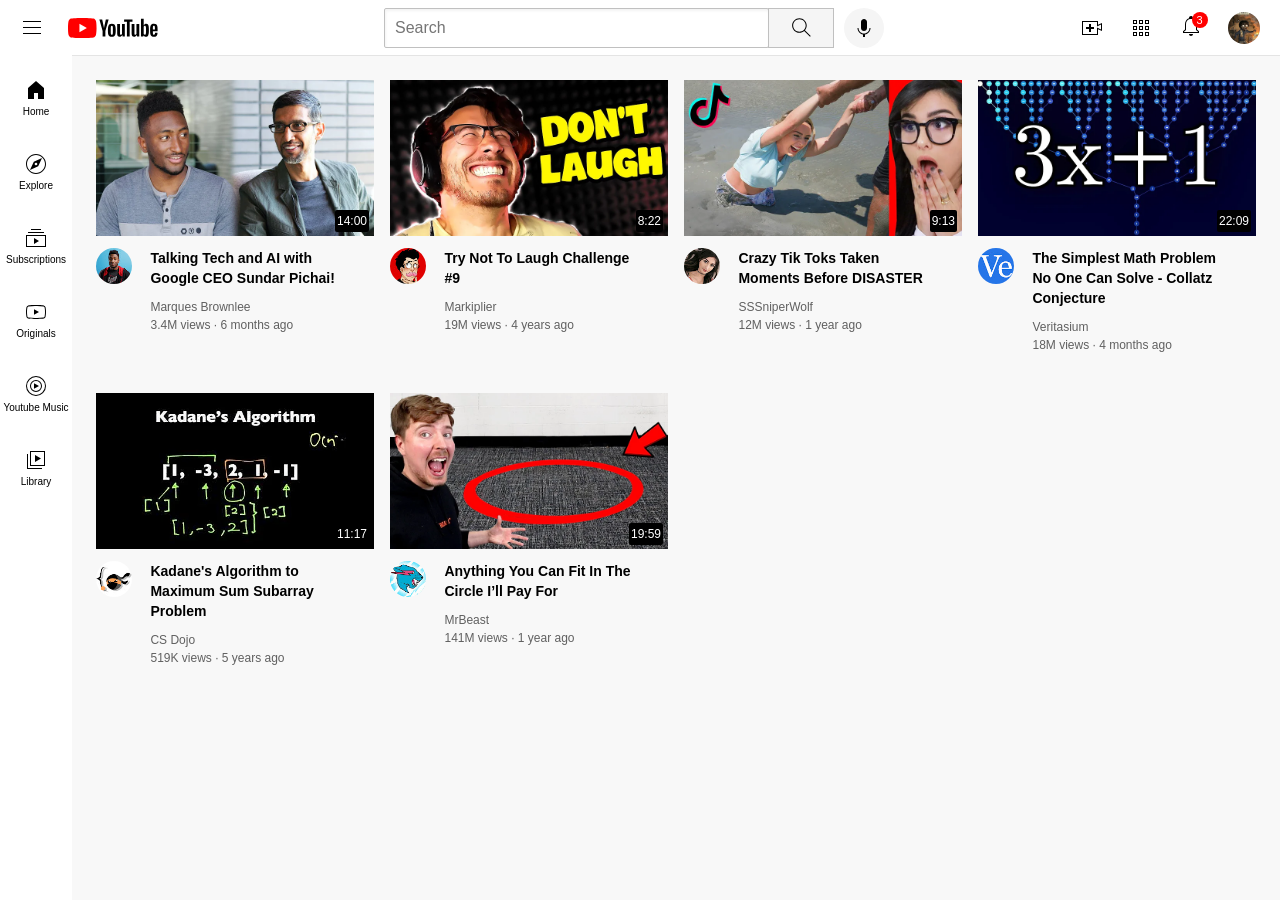
<file: index.html>
<!DOCTYPE html>
<html>

<head>
   <meta charset="UTF-8">
    <meta name="viewport" content="width=device-width, initial-scale=1.0">
   <meta name="google-site-verification" content="google772453a9df7dcb26.html" />
  <title>Video Streaming Dashboard</title>
    
  <link rel="stylesheet" href="styles/video.css">
  <link rel="stylesheet" href="styles/general.css">
  <link rel="stylesheet" href="styles/header.css">
  <link rel="stylesheet" href="styles/sidebar.css">
</head>

<body>
  <div class="header">
    <div class="left-sec">
      <img class="hamburger-menu" src="icons/hamburger-menu.svg">
      <img class="youtube-logo" src="icons/youtube-logo.svg">
    </div>
    <div class="middle-sec"><input class="search-bar" type="text" placeholder="Search">
      <button class="search-button">
        <img class="search-icon" src="icons/search.svg">
        <div class="tooltip">Search</div>
      </button>
      <button class="voice-button">
        <img class="voice-search" src="icons/voice-search-icon.svg">
        <div class="tooltip">Search with your voice</div>
        </buttons>
    </div>
    <div class="right-sec">
      <div class="upload-icon-container">
        <img class="upload-icon" src="icons/upload.svg">
        <div class="tooltip">Create</div>
      </div>
      <img class="apps-icon" src="icons/youtube-apps.svg">
      <div class="notification-container">
        <img class="notification-icon" src="icons/notifications.svg">
        <div class="notification-count">3</div>
      </div>

      <img class=" profile-icon" src="icons/channels4_profile.jpg">
    </div>
  </div>
  <div class="sidebar">
    <div class="sidebar-link">
      <img src="side-bar/home.svg">
      <div>Home</div>
    </div>
    <div class="sidebar-link">
      <img src="side-bar/explore.svg">
      <div>Explore</div>
    </div>
    <div class="sidebar-link">
      <img src="side-bar/subscriptions.svg">
      <div>Subscriptions</div>
    </div>
    <div class="sidebar-link">
      <img src="side-bar/originals.svg">
      <div>Originals</div>
    </div>
    <div class="sidebar-link">
      <img src="side-bar/youtube-music.svg">
      <div>Youtube Music</div>
    </div>
    <div class="sidebar-link">
      <img src="side-bar/library.svg">
      <div>Library</div>
    </div>
  </div>

  <div class="video-layout">
    <div class="VP1">
      <div class="thumbnail-row">
        <a href="https://www.youtube.com/watch?v=n2RNcPRtAiY">
          <img class="thumbnail" src="thumbnails/thumbnail-1.webp">
        </a>
        <div class="video-time">14:00</div>
      </div>
      <div class="video-grid-info">
        <div class="profile-pic">
          <a href="https://www.youtube.com/c/mkbhd">
            <img class="channel-image" src="profile-image/channel-1.jpeg">
          </a>

        </div>
        <div class="video-info">
          <p class="video-title">
            Talking Tech and AI with Google CEO Sundar Pichai!</p>
          <p class="author">Marques Brownlee</p>
          <p class="views">3.4M views &#183; 6 months ago</p>
        </div>
      </div>
    </div>

    <div class="VP1">
      <div class="thumbnail-row"><a href="https://www.youtube.com/watch?v=mP0RAo9SKZk">
          <img class="thumbnail" src="thumbnails/image.png">
        </a>

        <div class="video-time">8:22</div>
      </div>
      <div class="video-grid-info">
        <div class="profile-pic">
          <a href="https://www.youtube.com/c/markiplier">
            <img class="channel-image" src="profile-image/channel-2.jpeg">
          </a>
        </div>
        <div class="video-info">
          <p class="video-title">Try Not To Laugh Challenge &num;9</p>
          <p class="author">Markiplier</p>
          <p class="views">19M views &#183; 4 years ago</p>
        </div>
      </div>
    </div>

    <div class="VP1">
      <div class="thumbnail-row">
        <a href="https://www.youtube.com/watch?v=FgjPQQeTh1w">
          <img class="thumbnail" src="thumbnails/thumbnail-3.webp">
        </a>

        <div class="video-time">9:13</div>
      </div>
      <div class="video-grid-info">
        <div class="profile-pic">
          <a href="https://www.youtube.com/user/SSSniperWolf">
            <img class="channel-image" src="profile-image/channel-3.jpeg">
          </a>

        </div>
        <div class="video-info">
          <p class="video-title">
            Crazy Tik Toks Taken Moments Before DISASTER</p>
          <p class="author">SSSniperWolf</p>
          <p class="views">12M views &#183; 1 year ago</p>
        </div>
      </div>
    </div>

    <div class="VP1">
      <div class="thumbnail-row">
        <a href="https://www.youtube.com/watch?v=094y1Z2wpJg">
          <img class="thumbnail" src="thumbnails/thumbnail-4.webp">
        </a>
        <div class="video-time">22:09</div>
      </div>
      <div class="video-grid-info">
        <div class="profile-pic"><a href="https://www.youtube.com/c/veritasium">
            <img class="channel-image" src="profile-image/channel-4.jpeg">
          </a></div>
        <div class="video-info">
          <p class="video-title">The Simplest Math Problem No One Can Solve - Collatz Conjecture</p>
          <p class="author">Veritasium</p>
          <p class="views">18M views &#183; 4 months ago</p>
        </div>
      </div>
    </div>

    <div class="VP1">
      <div class="thumbnail-row">
        <a href="https://www.youtube.com/watch?v=86CQq3pKSUw">
          <img class="thumbnail" src="thumbnails/thumbnail-5.webp">
        </a>

        <div class="video-time">11:17</div>
      </div>
      <div class="video-grid-info">
        <div class="profile-pic">
          <a href="https://www.youtube.com/c/CSDojo">
            <img class="channel-image" src="profile-image/channel-5.jpeg">
          </a>

        </div>
        <div class="video-info">
          <p class="video-title">
            Kadane's Algorithm to Maximum Sum Subarray Problem</p>
          <p class="author">CS Dojo</p>
          <p class="views">519K views &#183; 5 years ago</p>
        </div>
      </div>
    </div>

    <div class="VP1">
      <div class="thumbnail-row">
        <a href="https://www.youtube.com/watch?v=yXWw0_UfSFg">
          <img class="thumbnail" src="thumbnails/thumbnail-6.webp">
        </a>
        <div class="video-time">19:59</div>
      </div>
      <div class="video-grid-info">
        <div class="profile-pic">
          <a href="https://www.youtube.com/channel/UCX6OQ3DkcsbYNE6H8uQQuVA">
            <img class="channel-image" src="profile-image/channel-6.jpeg">
          </a>
        </div>
        <div class="video-info">
          <p class="video-title">Anything You Can Fit In The Circle I’ll Pay For</p>
          <p class="author">MrBeast</p>
          <p class="views">141M views &#183; 1 year ago</p>
        </div>
      </div>
    </div>
  </div>

</body>

</html>
</file>
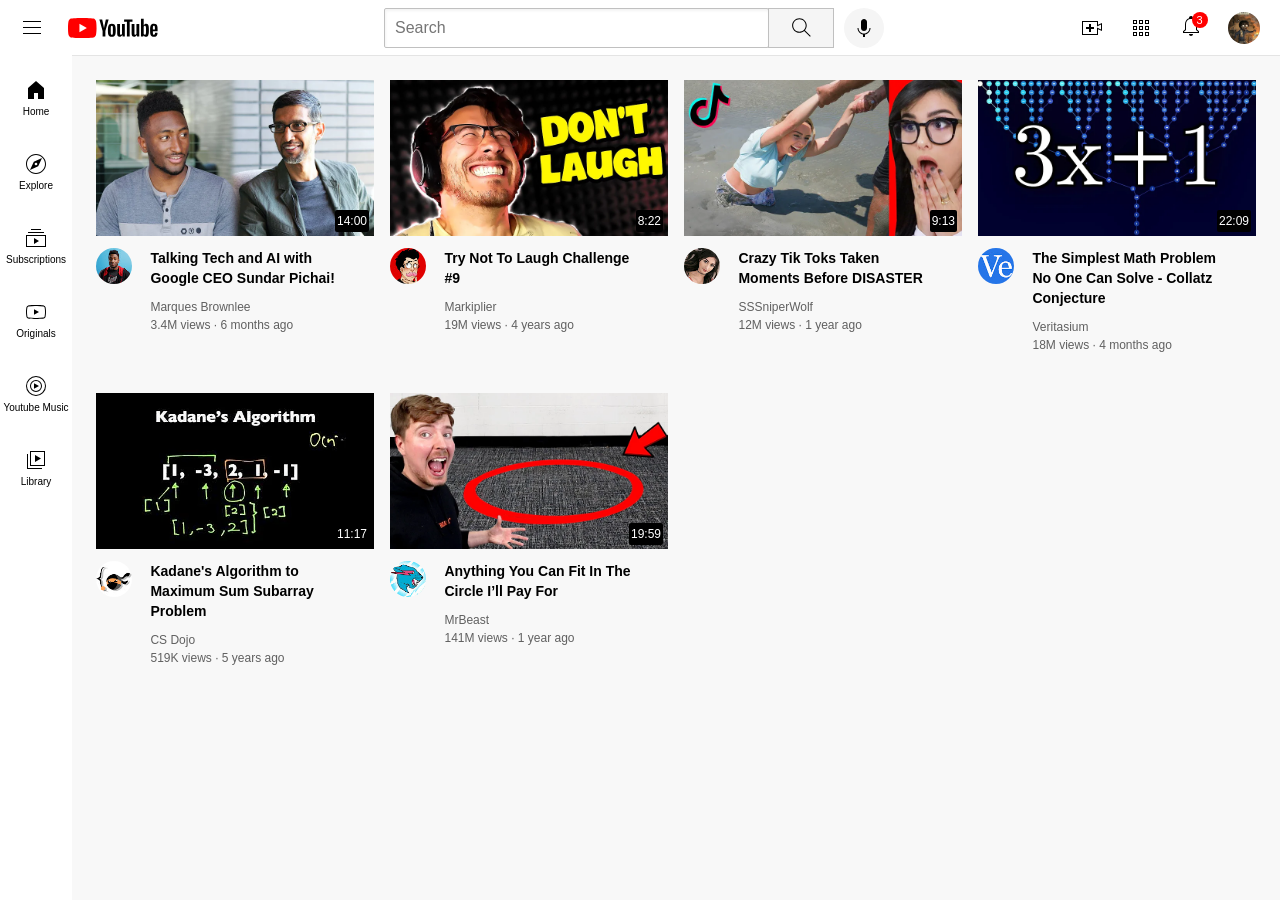
<file: Youtube.html>
<!DOCTYPE html>
<html>

<head>
  <title>Youtube.com clone!</title>
  <link rel="stylesheet" href="styles/video.css">
  <link rel="stylesheet" href="styles/general.css">
  <link rel="stylesheet" href="styles/header.css">
  <link rel="stylesheet" href="styles/sidebar.css">
</head>

<body>
  <div class="header">
    <div class="left-sec">
      <img class="hamburger-menu" src="icons/hamburger-menu.svg">
      <img class="youtube-logo" src="icons/youtube-logo.svg">
    </div>
    <div class="middle-sec"><input class="search-bar" type="text" placeholder="Search">
      <button class="search-button">
        <img class="search-icon" src="icons/search.svg">
        <div class="tooltip">Search</div>
      </button>
      <button class="voice-button">
        <img class="voice-search" src="icons/voice-search-icon.svg">
        <div class="tooltip">Search with your voice</div>
        </buttons>
    </div>
    <div class="right-sec">
      <div class="upload-icon-container">
        <img class="upload-icon" src="icons/upload.svg">
        <div class="tooltip">Create</div>
      </div>
      <img class="apps-icon" src="icons/youtube-apps.svg">
      <div class="notification-container">
        <img class="notification-icon" src="icons/notifications.svg">
        <div class="notification-count">3</div>
      </div>

      <img class=" profile-icon" src="icons/channels4_profile.jpg">
    </div>
  </div>
  <div class="sidebar">
    <div class="sidebar-link">
      <img src="side-bar/home.svg">
      <div>Home</div>
    </div>
    <div class="sidebar-link">
      <img src="side-bar/explore.svg">
      <div>Explore</div>
    </div>
    <div class="sidebar-link">
      <img src="side-bar/subscriptions.svg">
      <div>Subscriptions</div>
    </div>
    <div class="sidebar-link">
      <img src="side-bar/originals.svg">
      <div>Originals</div>
    </div>
    <div class="sidebar-link">
      <img src="side-bar/youtube-music.svg">
      <div>Youtube Music</div>
    </div>
    <div class="sidebar-link">
      <img src="side-bar/library.svg">
      <div>Library</div>
    </div>
  </div>

  <div class="video-layout">
    <div class="VP1">
      <div class="thumbnail-row">
        <a href="https://www.youtube.com/watch?v=n2RNcPRtAiY">
          <img class="thumbnail" src="thumbnails/thumbnail-1.webp">
        </a>
        <div class="video-time">14:00</div>
      </div>
      <div class="video-grid-info">
        <div class="profile-pic">
          <a href="https://www.youtube.com/c/mkbhd">
            <img class="channel-image" src="profile-image/channel-1.jpeg">
          </a>

        </div>
        <div class="video-info">
          <p class="video-title">
            Talking Tech and AI with Google CEO Sundar Pichai!</p>
          <p class="author">Marques Brownlee</p>
          <p class="views">3.4M views &#183; 6 months ago</p>
        </div>
      </div>
    </div>

    <div class="VP1">
      <div class="thumbnail-row"><a href="https://www.youtube.com/watch?v=mP0RAo9SKZk">
          <img class="thumbnail" src="thumbnails/image.png">
        </a>

        <div class="video-time">8:22</div>
      </div>
      <div class="video-grid-info">
        <div class="profile-pic">
          <a href="https://www.youtube.com/c/markiplier">
            <img class="channel-image" src="profile-image/channel-2.jpeg">
          </a>
        </div>
        <div class="video-info">
          <p class="video-title">Try Not To Laugh Challenge &num;9</p>
          <p class="author">Markiplier</p>
          <p class="views">19M views &#183; 4 years ago</p>
        </div>
      </div>
    </div>

    <div class="VP1">
      <div class="thumbnail-row">
        <a href="https://www.youtube.com/watch?v=FgjPQQeTh1w">
          <img class="thumbnail" src="thumbnails/thumbnail-3.webp">
        </a>

        <div class="video-time">9:13</div>
      </div>
      <div class="video-grid-info">
        <div class="profile-pic">
          <a href="https://www.youtube.com/user/SSSniperWolf">
            <img class="channel-image" src="profile-image/channel-3.jpeg">
          </a>

        </div>
        <div class="video-info">
          <p class="video-title">
            Crazy Tik Toks Taken Moments Before DISASTER</p>
          <p class="author">SSSniperWolf</p>
          <p class="views">12M views &#183; 1 year ago</p>
        </div>
      </div>
    </div>

    <div class="VP1">
      <div class="thumbnail-row">
        <a href="https://www.youtube.com/watch?v=094y1Z2wpJg">
          <img class="thumbnail" src="thumbnails/thumbnail-4.webp">
        </a>
        <div class="video-time">22:09</div>
      </div>
      <div class="video-grid-info">
        <div class="profile-pic"><a href="https://www.youtube.com/c/veritasium">
            <img class="channel-image" src="profile-image/channel-4.jpeg">
          </a></div>
        <div class="video-info">
          <p class="video-title">The Simplest Math Problem No One Can Solve - Collatz Conjecture</p>
          <p class="author">Veritasium</p>
          <p class="views">18M views &#183; 4 months ago</p>
        </div>
      </div>
    </div>

    <div class="VP1">
      <div class="thumbnail-row">
        <a href="https://www.youtube.com/watch?v=86CQq3pKSUw">
          <img class="thumbnail" src="thumbnails/thumbnail-5.webp">
        </a>

        <div class="video-time">11:17</div>
      </div>
      <div class="video-grid-info">
        <div class="profile-pic">
          <a href="https://www.youtube.com/c/CSDojo">
            <img class="channel-image" src="profile-image/channel-5.jpeg">
          </a>

        </div>
        <div class="video-info">
          <p class="video-title">
            Kadane's Algorithm to Maximum Sum Subarray Problem</p>
          <p class="author">CS Dojo</p>
          <p class="views">519K views &#183; 5 years ago</p>
        </div>
      </div>
    </div>

    <div class="VP1">
      <div class="thumbnail-row">
        <a href="https://www.youtube.com/watch?v=yXWw0_UfSFg">
          <img class="thumbnail" src="thumbnails/thumbnail-6.webp">
        </a>
        <div class="video-time">19:59</div>
      </div>
      <div class="video-grid-info">
        <div class="profile-pic">
          <a href="https://www.youtube.com/channel/UCX6OQ3DkcsbYNE6H8uQQuVA">
            <img class="channel-image" src="profile-image/channel-6.jpeg">
          </a>
        </div>
        <div class="video-info">
          <p class="video-title">Anything You Can Fit In The Circle I’ll Pay For</p>
          <p class="author">MrBeast</p>
          <p class="views">141M views &#183; 1 year ago</p>
        </div>
      </div>
    </div>
  </div>

</body>

</html>
</file>
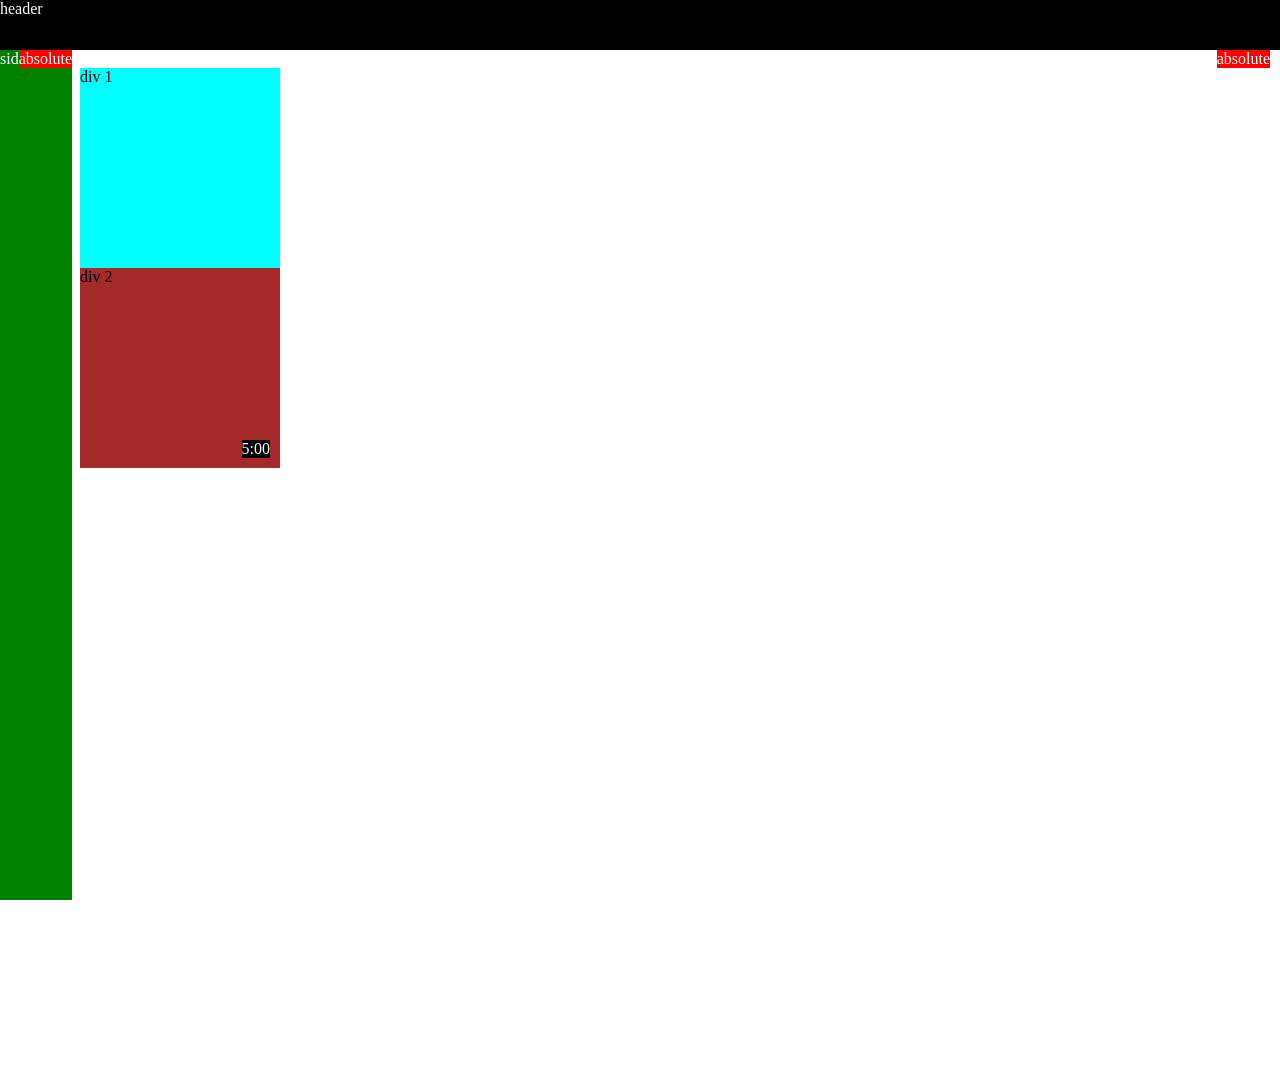
<file: side-bar/Position practice.html>
<!DOCTYPE html>
<!-- saved from url=(0059)file:///C:/Users/troy/Desktop/html-css-course/position.html -->
<html><head><meta http-equiv="Content-Type" content="text/html; charset=windows-1252">
  <title>Position practice</title>
</head>

<body style="
height: 1000px;
padding-top: 60px;
padding-left: 72px;">
  <div style="background-color: black;
  color: white;
  position: fixed;
  top: 0px;
  left: 0px;
  right: 0px;
  height:50px ;
  ">header</div>
  <div style="background-color: green;
color: white;
position: fixed;
left: 0px;
bottom: 0px;
top: 50px;
width: 72px;">sidebar
    <div style="background-color: red;
color: white;
position: absolute;
right: 0px;
top: 0;

">absolute</div>
  </div>

  <div style="background-color: red;
color: white;
position: absolute;
right: 10px;
top: 50px;

">absolute</div>

  <div style="background-color: aqua;
  height: 200px;
  width: 200px;
  position:static;
  ">div 1</div>
  <div style="background-color: brown;
  height: 200px;
  width: 200px;
  position: relative;">div 2
    <div style="background-color:black;
color: white;
position: absolute;
right: 10px;
bottom: 10px;

">5:00</div>
  </div>


</body></html>
</file>
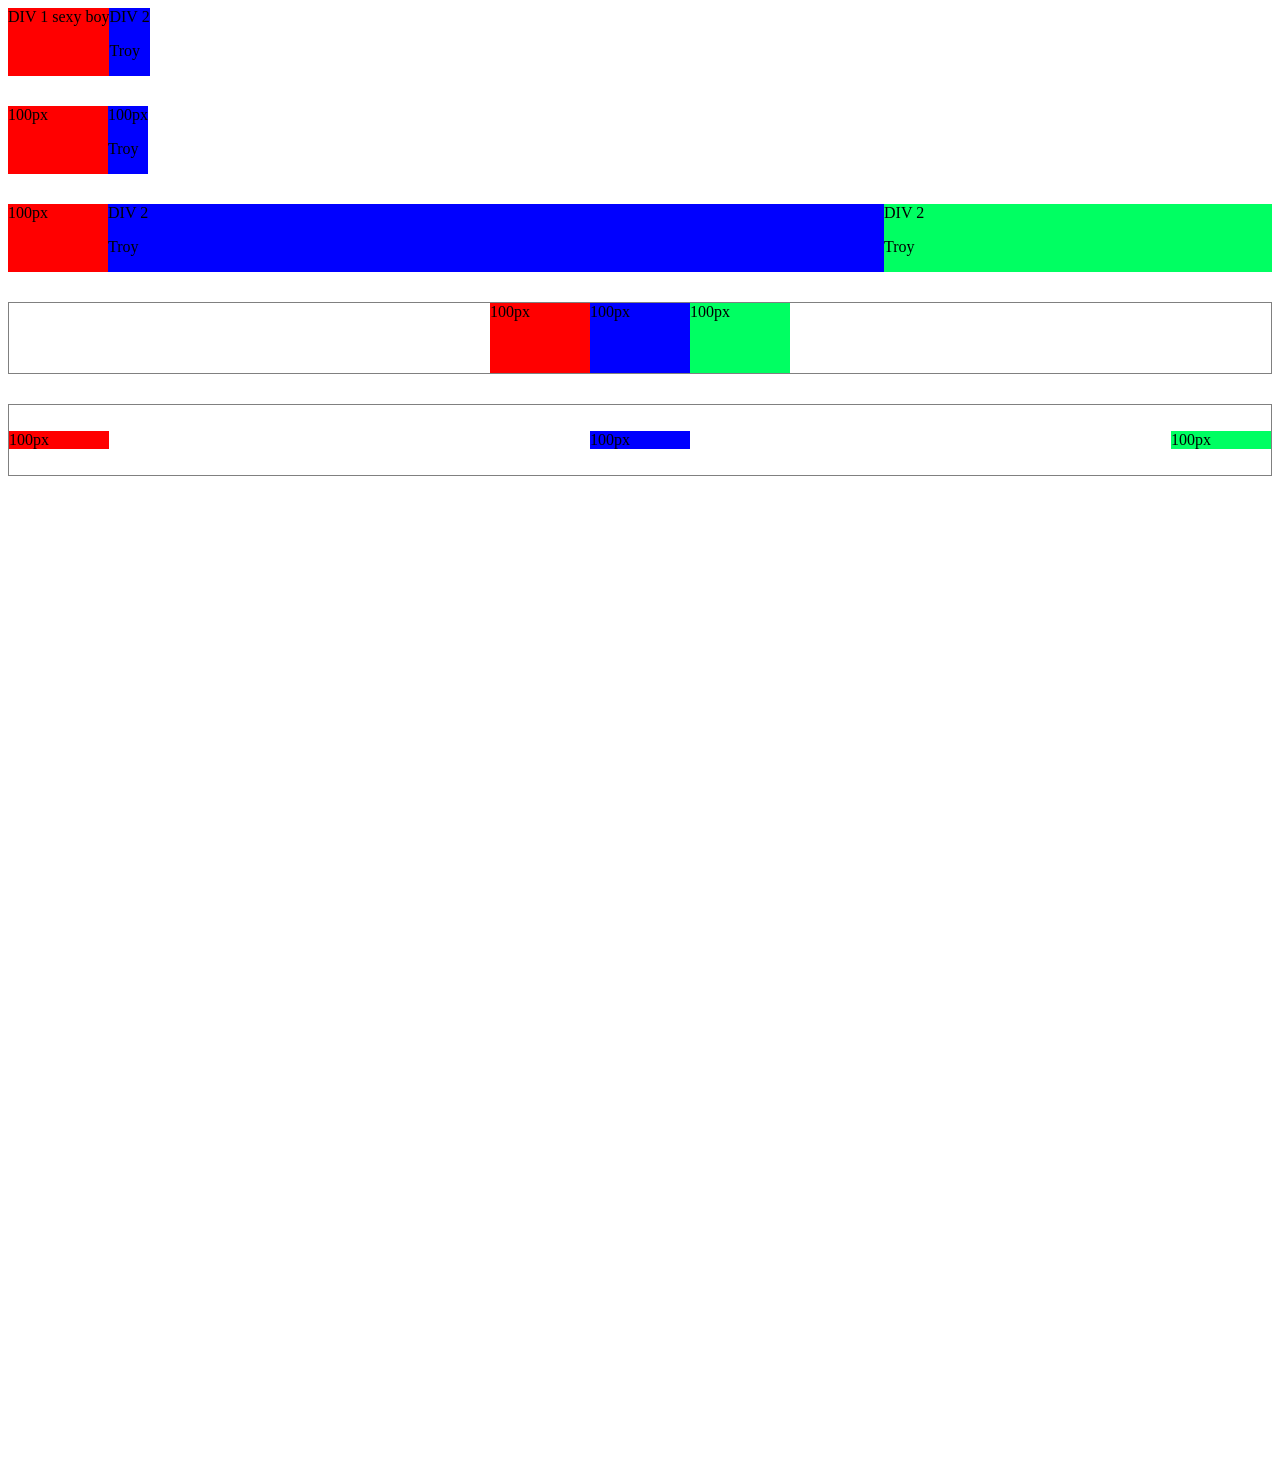
<file: thumbnails/flexbox.html>
<!DOCTYPE html>
<html>

<head></head>

<body style="padding-bottom: 1000px;">
  <div style="
    display: flex;
    flex-direction: row;">
    <div style="background-color: red;">DIV 1 sexy boy</div>
    <div style="background-color: blue;"> DIV 2<p>Troy</p>
    </div>
  </div>

  <div style="
    display: flex;
    flex-direction: row;
    margin-top: 30px;">
    <div style="
    width: 100px;
    background-color: red;">100px</div>
    <div style="
    100px;
    background-color: blue;">100px<p>Troy</p>
    </div>
  </div>

  <div style="
    display: flex;
    flex-direction: row;
    margin-top: 30px;">
    <div style="
    width: 100px;
    background-color: red;">100px</div>
    <div style="
    flex: 2;
    background-color: blue;"> DIV 2<p>Troy</p>
    </div>

    <div style="
    flex: 1;
    background-color: rgb(0, 255, 98);"> DIV 2<p>Troy</p>
    </div>
  </div>

  <div style="
    height: 70px;
    display: flex;
    flex-direction: row;
    margin-top: 30px;
    border-width: 1px;
    border-style: solid;
    border-color: gray;
    justify-content: center;">
    <div style="
    width: 100px;
    background-color: red;">100px</div>
    <div style="
    width: 100px;
    background-color: blue;">100px
    </div>

    <div style="
    width: 100px;
    background-color: rgb(0, 255, 98);">100px</div>
  </div>

  <div style="
    height: 70px;
    display: flex;
    flex-direction: row;
    margin-top: 30px;
    border-width: 1px;
    border-style: solid;
    border-color: gray;
    justify-content: space-between;
    align-items: center;">
    <div style="
    width: 100px;
    background-color: red;">100px</div>
    <div style="
    width: 100px;
    background-color: blue;">100px
    </div>

    <div style="
    width: 100px;
    background-color: rgb(0, 255, 98);">100px</div>
  </div>
</body>

</html>
</file>
<file: styles/video.css>
.thumbnail {
   width: 100%;
 }






 }

 .video-grid-info {
   display: grid;
   grid-template-columns: 50px 1fr;
 }

 .video-title {
   margin-top: 0;
   font-size: 14px;
   font-weight: bold;
   line-height: 20px;
   margin-bottom: 12px;

 }

 .profile-pic {
   display: inline-block;
   width: 50px;
   vertical-align: top;
 }

 .video-info {
   display: inline-block;
   width: 200px;
 }

 .channel-image {
   width: 36px;
   border-radius: 50px;

 }

 .thumbnail-row {
   margin-bottom: 8px;
   position: relative;
 }

 .author,
 .views {
   font-size: 12px;
   color: rgb(96, 96, 96);
 }

 .author {
   margin-bottom: 4px;
 }

 .video-layout {
   display: grid;
   grid-template-columns: 1fr 1fr 1fr;
   column-gap: 16px;
   row-gap: 40px;
 }

 .video-time {
   font-size: 12px;
   font-weight: 500;
   padding: 4px 2px 4px 2px;
   border-radius: 2px;
   background-color: black;
   color: white;
   position: absolute;
   bottom: 8px;
   right: 5px;
 }

 @media (max-width:400px){
   .video-layout {
     grid-template-columns: 1fr ;
   }
 }

 @media (min-width:1000px) {
   .video-layout {
     grid-template-columns: 1fr 1fr 1fr 1fr;
   }
 }
</file>
<file: styles/general.css>
p {
  margin-top: 0;
  margin-bottom: 0;
}

body {
  margin: 0;
  padding-top: 80px;
  padding-left: 96px;
  padding-right: 24px;
  background-color: rgb(248, 248, 248);
  font-family: Arial;
}
</file>
<file: styles/header.css>
.header {
  height: 55px;
  display: flex;
  flex-direction: row;
  justify-content: space-between;
  position: fixed;
  top: 0px;
  left: 0px;
  right: 0px;
  background-color: white;
  border-bottom-width: 1px;
  border-bottom-style: solid;
  border-bottom-color: rgb(228, 228, 228);
  z-index: 100;

}

.middle-sec {
  flex: 1;
  max-width: 500px;
  margin-left: 70px;
  margin-right: 40px;
  display: flex;
  align-items: center;

}

.left-sec {
  display: flex;
  align-items: center;
}

.right-sec {
  width: 200px;
  display: flex;
  align-items: center;
  justify-content: space-between;
  

}

.hamburger-menu {
  height: 24px;
  margin-left: 20px;
  margin-right: 24px;
}

.youtube-logo {
  height: 20px;
}

.search-icon {
  height: 25px;
}

.voice-search {
  height: 24px;
}

.search-bar {
  flex: 1;
  height: 36px;
  padding-left: 10px;
  font-size: 16px;
  border-style: solid;
  border-width: 1px;
  border-color: rgb(192, 192, 192);
  border-radius: 2px;
  box-shadow: inset 1px 2px 3px rgb(0, 0, 0, 0.05);
  width: 0;

}

.search-bar::placeholder {
  font-family: Arial;
  font-size: 16px;

}

.search-button {
  height: 40px;
  width: 66px;
  background-color: rgb(245, 245, 245);
  border-width: 1px;
  border-style: solid;
  border-color: rgb(192, 192, 192);
  margin-left: -1px;
  margin-right: 10px;

}

.voice-button {
  height: 40px;
  width: 40px;
  border-radius: 20px;
  border: none;
  background-color: rgb(245, 245, 245);

}

.upload-icon {
  height: 24px;
}

.apps-icon {
  height: 24px;
}

.notification-icon {
  height: 24px;
}

.profile-icon {
  height: 32px;
  border-radius: 16px;
  margin-right: 20px;
}

.notification-count {
  position: absolute;
  top: -2px;
  right: -5px;
  background-color: red;
  color: white;
  font-family: Arial;
  font-size: 11px;
  padding-left: 5px;
  padding-right: 5px;
  padding-bottom: 2px;
  padding-top: 2px;
  border-radius: 10px;
}

.notification-container {
  position: relative;
}

.search-button,
.voice-button,
.upload-icon-container {
  display: flex;
  justify-content: center;
  align-items: center;
  position: relative;
}

.search-button .tooltip,
.voice-button .tooltip,
.upload-icon-container .tooltip {
  position: absolute;
  background-color: gray;
  color: white;
  padding-top: 4px;
  padding-bottom: 4px;
  padding-left: 8px;
  padding-right: 8px;
  border-radius: 2px;
  font-size: 12px;
  bottom: -30px;
  opacity: 0;
  transition: 0.15;
  pointer-events: none;
  white-space: nowrap;

}

.search-button:hover .tooltip,
.voice-button:hover .tooltip,
.upload-icon-container:hover .tooltip {
  opacity: 1;
}
</file>
<file: styles/sidebar.css>
.sidebar {
  position: fixed;
  left: 0px;
  bottom: 0px;
  top: 55px;
  background-color: white;
  width: 72px;
  z-index: 200;
  padding-top: 5px;
}

.sidebar-link {
  background-color: rgb(255, 255, 255);
  height: 74px;
  display: flex;
  justify-content: center;
  align-items: center;
  flex-direction: column;
  cursor: pointer
}

.sidebar-link:hover {
  background-color: lightgray;
}

.sidebar-link img {
  height: 24px;
  margin-bottom: 4px;
}

.sidebar-link div {
  font-family: Arial;
  font-size: 10px;
}
</file>
